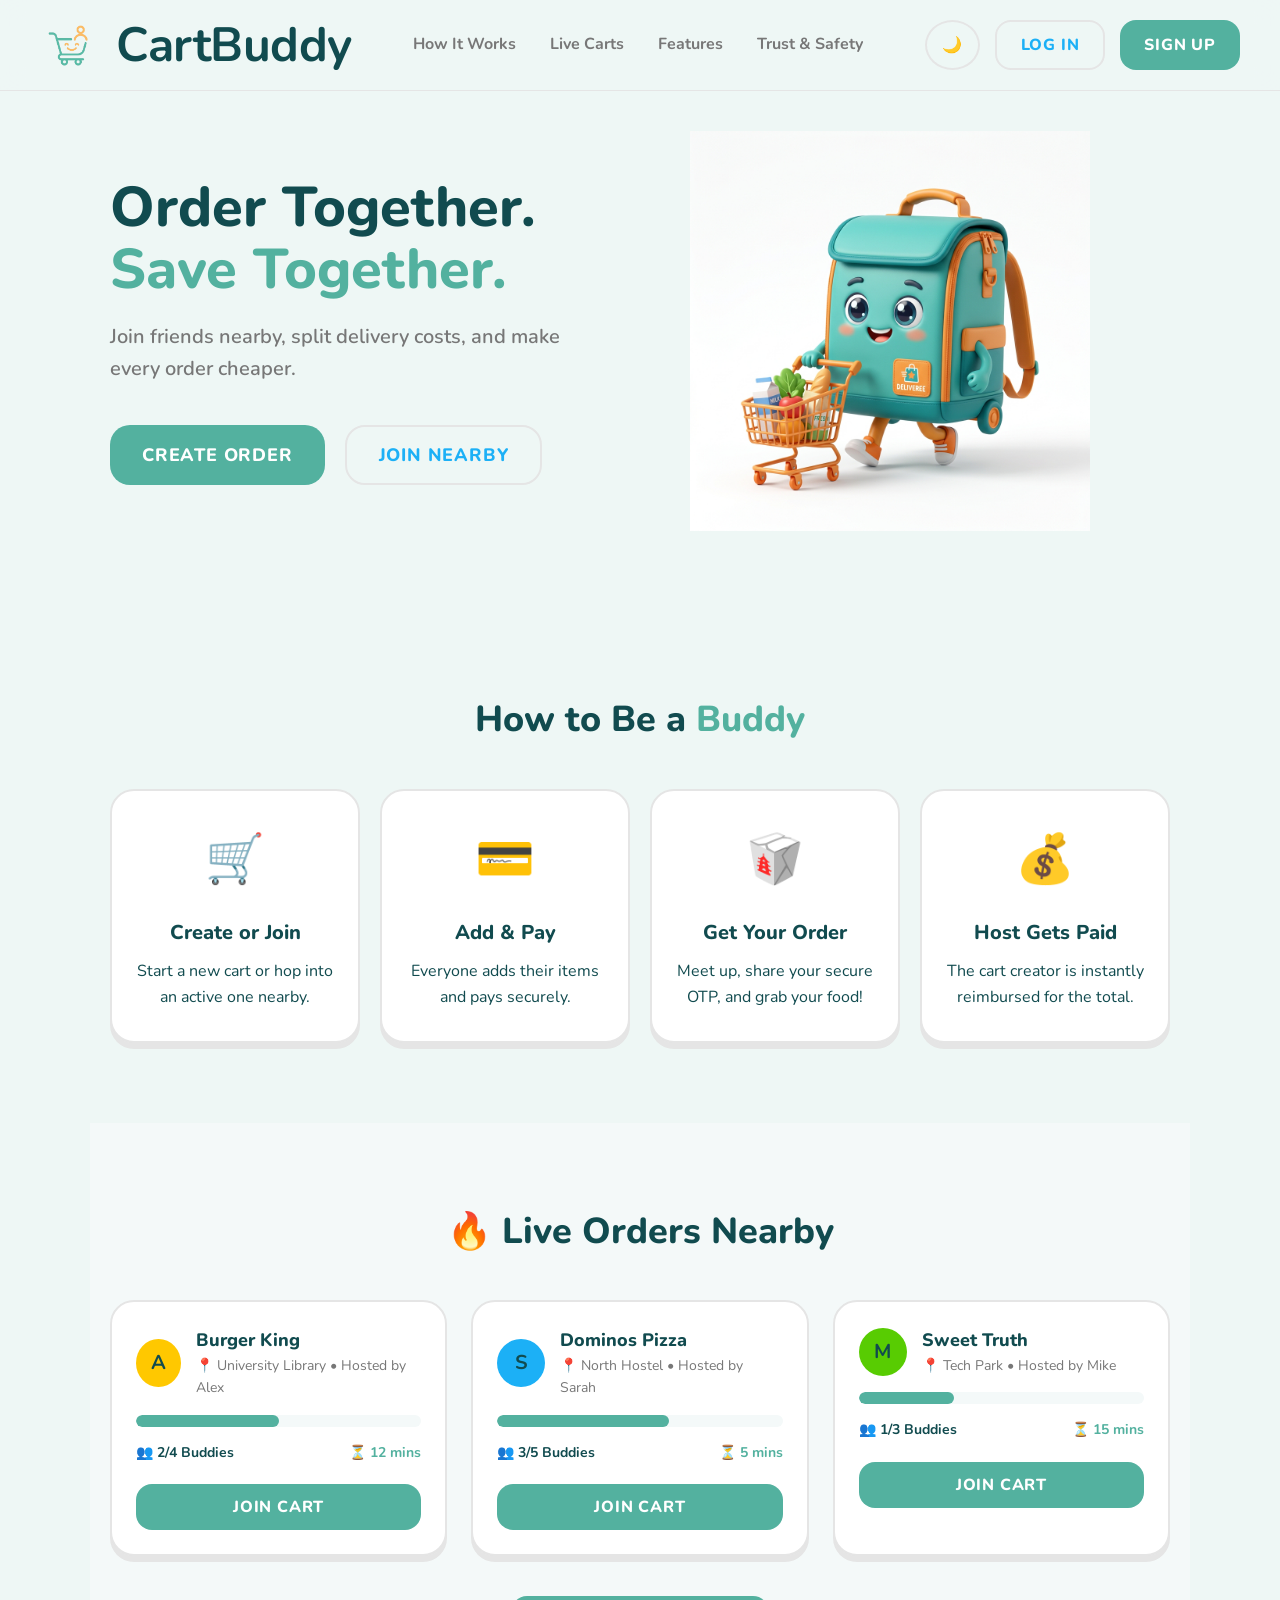
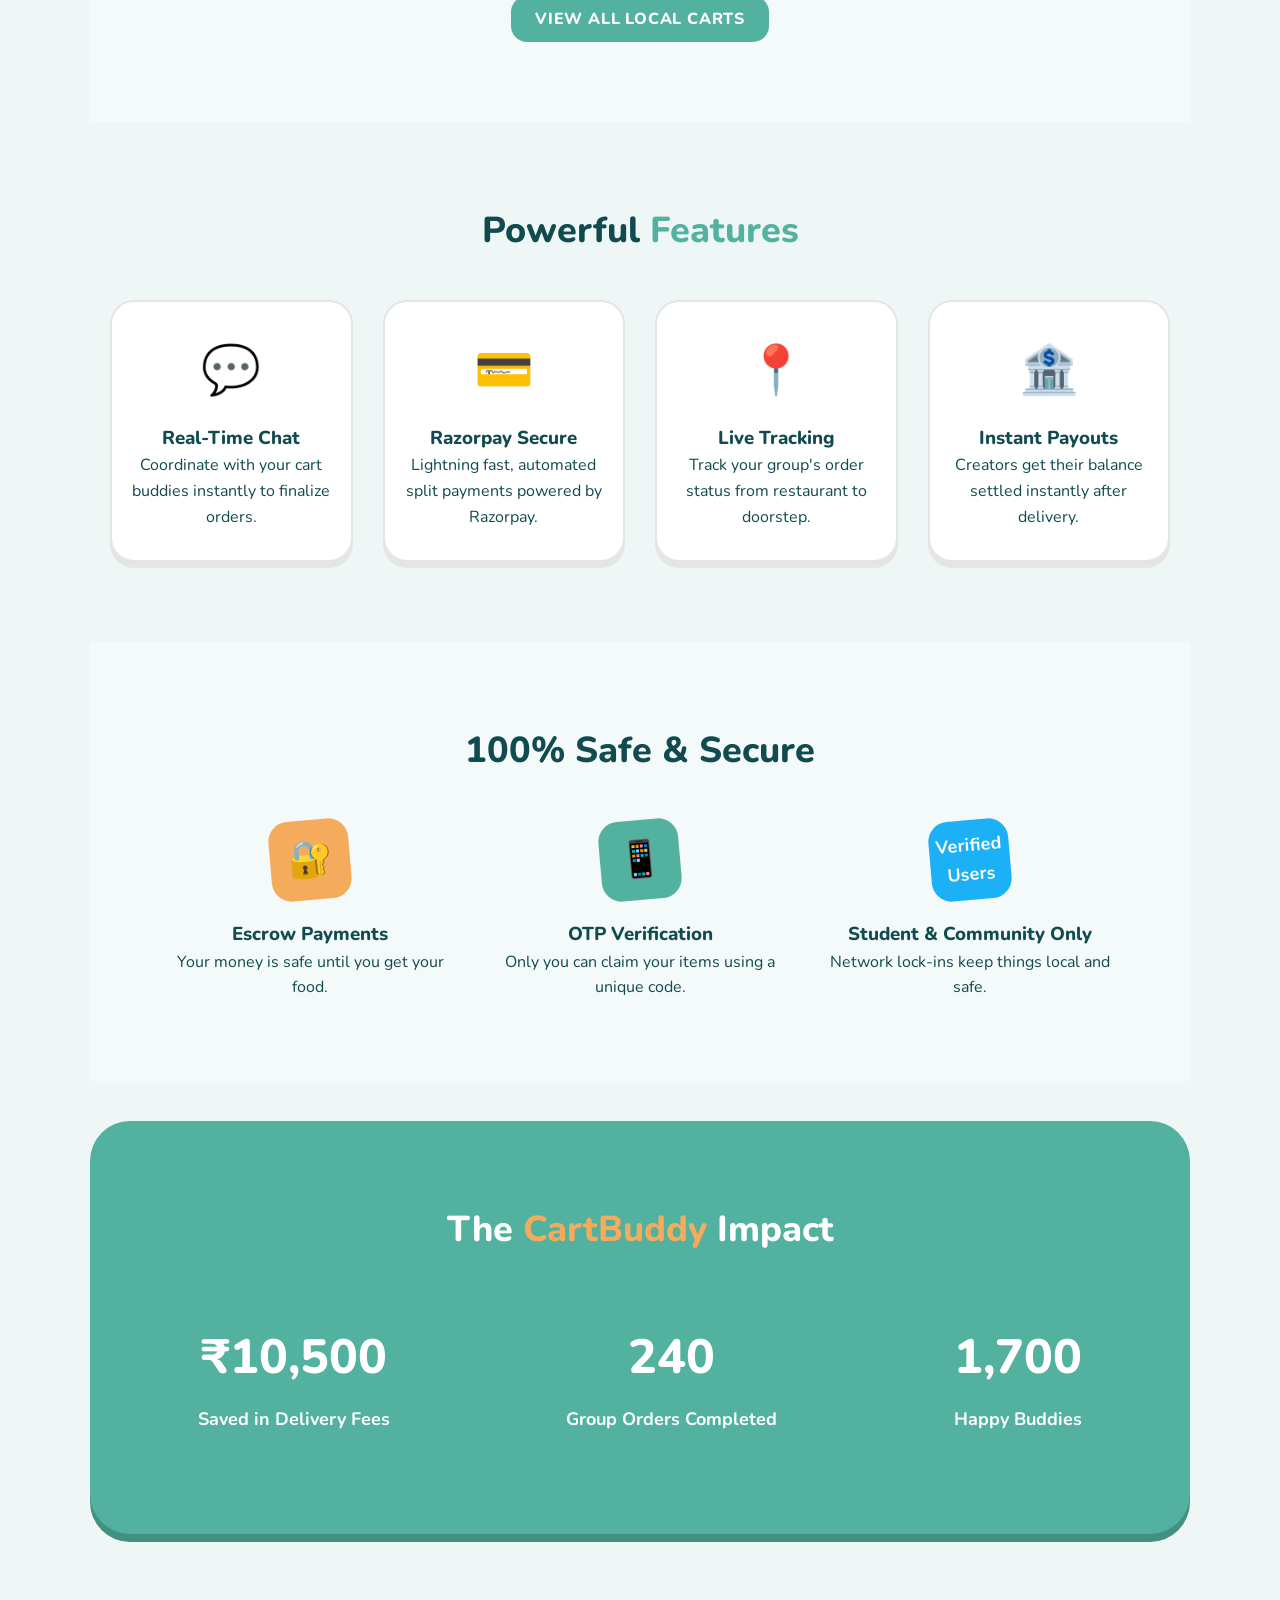
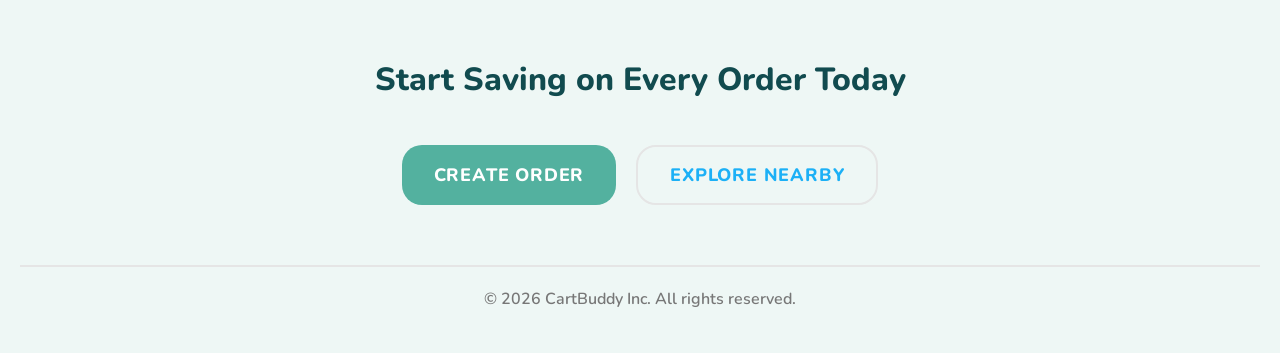
<file: landing/index.html>
<!DOCTYPE html>
<html lang="en">
<head>
    <meta charset="UTF-8">
    <meta name="viewport" content="width=device-width, initial-scale=1.0">
    <title>CartBuddy | Order Together, Save Together</title>
    <meta name="description" content="Join friends nearby, split delivery costs, and make every order cheaper with CartBuddy.">
    <link href="https://fonts.googleapis.com/css2?family=Nunito:wght@400;600;700;800;900&display=swap" rel="stylesheet">
    <link rel="stylesheet" href="style.css">
</head>
<body>
    <nav class="navbar">
        <div id="scroll-progress" class="scroll-progress"></div>
        <div class="logo">
            <img src="assets/image copy 2.png" alt="CartBuddy Logo" class="logo-img">
            <span class="logo-text">CartBuddy</span>
        </div>
        <div class="nav-links">
            <a href="#how-it-works">How It Works</a>
            <a href="#live-orders">Live Carts</a>
            <a href="#features">Features</a>
            <a href="#trust">Trust & Safety</a>
        </div>
        <div class="nav-actions">
            <button id="theme-toggle" class="btn btn-secondary" style="padding: 10px 15px; border-radius: 50%;">🌙</button>
            <button class="btn btn-secondary">Log In</button>
            <button class="btn btn-primary">Sign Up</button>
        </div>
    </nav>

    <header class="hero">
        <div class="hero-content">
            <h1>Order Together. <br><span class="highlight">Save Together.</span></h1>
            <p>Join friends nearby, split delivery costs, and make every order cheaper.</p>
            <div class="hero-buttons">
                <button class="btn btn-primary btn-large">Create Order</button>
                <button class="btn btn-secondary btn-large">Join Nearby</button>
            </div>
        </div>
        <div class="hero-visual">
            <img src="assets/cartbuddy_mascot.png" alt="CartBuddy Mascot" class="mascot floating">
            <div class="decorative-blob"></div>
        </div>
    </header>

    <section id="how-it-works" class="section">
        <h2>How to Be a <span class="highlight">Buddy</span></h2>
        <div class="steps-container">
            <div class="step-card">
                <div class="step-icon">🛒</div>
                <h3>Create or Join</h3>
                <p>Start a new cart or hop into an active one nearby.</p>
            </div>
            <div class="step-card">
                <div class="step-icon">💳</div>
                <h3>Add & Pay</h3>
                <p>Everyone adds their items and pays securely.</p>
            </div>
            <div class="step-card">
                <div class="step-icon">🥡</div>
                <h3>Get Your Order</h3>
                <p>Meet up, share your secure OTP, and grab your food!</p>
            </div>
            <div class="step-card">
                <div class="step-icon">💰</div>
                <h3>Host Gets Paid</h3>
                <p>The cart creator is instantly reimbursed for the total.</p>
            </div>
        </div>
    </section>

    <section id="live-orders" class="section bg-soft">
        <h2>🔥 Live Orders Nearby</h2>
        <div class="orders-grid" id="orders-grid">
            <!-- Populated via JS -->
        </div>
        <div class="center-cta">
             <button class="btn btn-primary">View All Local Carts</button>
        </div>
    </section>

    <section id="features" class="section">
        <h2>Powerful <span class="highlight">Features</span></h2>
        <div class="features-grid">
            <div class="feature-card">
                <div class="feature-icon">💬</div>
                <h3>Real-Time Chat</h3>
                <p>Coordinate with your cart buddies instantly to finalize orders.</p>
            </div>
            <div class="feature-card">
                <div class="feature-icon">💳</div>
                <h3>Razorpay Secure</h3>
                <p>Lightning fast, automated split payments powered by Razorpay.</p>
            </div>
            <div class="feature-card">
                <div class="feature-icon">📍</div>
                <h3>Live Tracking</h3>
                <p>Track your group's order status from restaurant to doorstep.</p>
            </div>
            <div class="feature-card">
                <div class="feature-icon">🏦</div>
                <h3>Instant Payouts</h3>
                <p>Creators get their balance settled instantly after delivery.</p>
            </div>
        </div>
    </section>

    <section id="trust" class="section bg-soft">
        <h2>100% Safe & Secure</h2>
        <div class="trust-container">
            <div class="trust-item">
                <div class="trust-icon bg-yellow">🔐</div>
                <h3>Escrow Payments</h3>
                <p>Your money is safe until you get your food.</p>
            </div>
            <div class="trust-item">
                <div class="trust-icon bg-mint">📱</div>
                <h3>OTP Verification</h3>
                <p>Only you can claim your items using a unique code.</p>
            </div>
            <div class="trust-item">
                <div class="trust-icon bg-blue">Verified Users</div>
                <h3>Student & Community Only</h3>
                <p>Network lock-ins keep things local and safe.</p>
            </div>
        </div>
    </section>

    <section id="stats" class="section bg-green text-white">
        <h2>The <span class="highlight-yellow">CartBuddy</span> Impact</h2>
        <div class="stats-container">
            <div class="stat-box">
                <h3 class="counter" data-target="50000">₹0</h3>
                <p>Saved in Delivery Fees</p>
            </div>
            <div class="stat-box">
                <h3 class="counter" data-target="1200">0</h3>
                <p>Group Orders Completed</p>
            </div>
            <div class="stat-box">
                <h3 class="counter" data-target="8500">0</h3>
                <p>Happy Buddies</p>
            </div>
        </div>
    </section>

    <footer class="footer">
        <h2>Start Saving on Every Order Today</h2>
        <div class="footer-buttons">
            <button class="btn btn-primary btn-large">Create Order</button>
            <button class="btn btn-secondary btn-large">Explore Nearby</button>
        </div>
        <div class="footer-bottom">
            <p>&copy; 2026 CartBuddy Inc. All rights reserved.</p>
        </div>
    </footer>

    <script src="script.js"></script>
</body>
</html>
</file>
<file: landing/style.css>
/* Duolingo inspired UI - CartBuddy */

:root {
    /* Colors */
    --primary-green: #53b19f;
    --primary-green-dark: #419080;
    --primary-green-light: #75cbbd;
    --mint-green: #53b19f;
    --yellow: #f4ab5b;
    --yellow-dark: #df9641;
    --blue: #1CB0F6;
    --blue-dark: #1899D6;
    /* Backgrounds */
    --body-bg: #eef7f5;
    --bg-white: #FFFFFF;
    --bg-soft: #f4f9f9;
    --text-main: #114b4f;
    --text-light: #777777;
    --border-color: #E5E5E5;
    --shadow-soft: 0 4px 12px rgba(0,0,0,0.05);
    
    /* Typography */
    --font-family: 'Nunito', sans-serif;
}

body.dark-mode {
    --body-bg: #111514;
    --bg-white: #1a211f;
    --bg-soft: #151a19;
    --text-main: #e8f4f2;
    --text-light: #a0b2af;
    --border-color: #273633;
}

* {
    box-sizing: border-box;
    margin: 0;
    padding: 0;
}

body {
    font-family: var(--font-family);
    color: var(--text-main);
    background-color: var(--body-bg);
    line-height: 1.6;
    overflow-x: hidden;
    transition: background-color 0.3s, color 0.3s;
}

/* Typography Tools */
h1, h2, h3 {
    font-weight: 800;
    color: var(--text-main);
}

.highlight {
    color: var(--primary-green);
}

.highlight-yellow {
    color: var(--yellow);
}

.text-white {
    color: white;
}
.text-white h2, .text-white p {
    color: white;
}

/* Layout */
.section {
    padding: 80px 20px;
    max-width: 1100px;
    margin: 0 auto;
    text-align: center;
}

.bg-soft {
    background-color: var(--bg-soft);
}

.bg-green {
    background-color: var(--primary-green);
    border-radius: 40px;
    margin: 40px auto;
    box-shadow: 0 8px 0 var(--primary-green-dark);
}

/* Navbar (Sticky Glassmorphism) */
.navbar {
    display: flex;
    justify-content: space-between;
    align-items: center;
    padding: 20px 40px;
    max-width: 100%;
    margin: 0 auto;
    position: sticky;
    top: 0;
    z-index: 1000;
    background-color: rgba(238, 247, 245, 0.7);
    backdrop-filter: blur(12px);
    -webkit-backdrop-filter: blur(12px);
    border-bottom: 1px solid var(--border-color);
}

/* Scroll Progress Bar */
.scroll-progress {
    position: absolute;
    top: 0;
    left: 0;
    height: 4px;
    width: 0%;
    background-color: var(--yellow);
    z-index: 1001;
    border-top-right-radius: 4px;
    border-bottom-right-radius: 4px;
}

body.dark-mode .navbar {
    background-color: rgba(17, 21, 20, 0.7);
}

.logo {
    display: flex;
    align-items: center;
    color: var(--text-main);
    letter-spacing: -0.5px;
}

.logo-img {
    height: 48px;
    margin-right: 12px;
}

.logo-text {
    font-size: 48px;
    font-weight: 700;
    line-height: 48px; /* Match the height */
}

.logo-icon {
    font-size: 32px;
    margin-right: 8px;
}

.nav-links a {
    text-decoration: none;
    color: var(--text-light);
    font-weight: 700;
    margin: 0 15px;
    transition: color 0.2s;
}

.nav-links a:hover {
    color: var(--primary-green);
}

.nav-actions {
    display: flex;
    gap: 15px;
}

/* Buttons */
.btn {
    font-family: var(--font-family);
    font-weight: 800;
    font-size: 16px;
    border: none;
    border-radius: 16px;
    padding: 12px 24px;
    cursor: pointer;
    text-transform: uppercase;
    letter-spacing: 0.8px;
    transition: transform 0.1s, box-shadow 0.1s, margin-top 0.1s;
    outline: none;
}

/* Flat Buttons */
.btn-primary {
    background-color: var(--primary-green);
    color: white;
}

.btn-primary:active {
    transform: translateY(2px);
}

.btn-secondary {
    background-color: transparent;
    color: var(--blue);
    border: 2px solid var(--border-color);
}

.btn-secondary:active {
    transform: translateY(2px);
}

.btn-large {
    padding: 16px 32px;
    font-size: 18px;
    border-radius: 20px;
}

/* Hero Section */
.hero {
    display: flex;
    align-items: center;
    justify-content: space-between;
    max-width: 1100px;
    margin: 40px auto 80px;
    padding: 0 20px;
}

.hero-content {
    flex: 1;
    max-width: 500px;
}

.hero h1 {
    font-size: 56px;
    line-height: 1.1;
    margin-bottom: 20px;
}

.hero p {
    font-size: 20px;
    color: var(--text-light);
    margin-bottom: 40px;
    font-weight: 600;
}

.hero-buttons {
    display: flex;
    gap: 20px;
}

.hero-visual {
    flex: 1;
    display: flex;
    justify-content: center;
    position: relative;
}

.mascot {
    width: 100%;
    max-width: 400px;
    z-index: 2;
}

/* Floating Animation */
.floating {
    animation: float 4s ease-in-out infinite;
}

@keyframes float {
    0% { transform: translateY(0px); }
    50% { transform: translateY(-15px); }
    100% { transform: translateY(0px); }
}

/* Steps */
.section h2 {
    font-size: 36px;
    margin-bottom: 40px;
}

.steps-container {
    display: flex;
    justify-content: space-between;
    gap: 20px;
}

.step-card {
    flex: 1;
    background: var(--bg-white);
    border-radius: 24px;
    padding: 30px 20px;
    border: 2px solid var(--border-color);
    box-shadow: 0 6px 0 var(--border-color);
    transition: transform 0.2s, background-color 0.3s, border-color 0.3s, box-shadow 0.3s;
}

.step-card:hover {
    transform: translateY(-5px);
}

.step-icon {
    font-size: 48px;
    margin-bottom: 20px;
}

.step-card h3 {
    font-size: 20px;
    margin-bottom: 10px;
}

/* Orders Grid */
.orders-grid {
    display: grid;
    grid-template-columns: repeat(auto-fill, minmax(300px, 1fr));
    gap: 24px;
    margin-bottom: 40px;
}

.order-card {
    background: var(--bg-white);
    border-radius: 24px;
    padding: 24px;
    text-align: left;
    border: 2px solid var(--border-color);
    box-shadow: 0 6px 0 var(--border-color);
    transition: background-color 0.3s, border-color 0.3s, box-shadow 0.3s;
}

.order-card-header {
    display: flex;
    align-items: center;
    margin-bottom: 15px;
}

.avatar {
    width: 48px;
    height: 48px;
    border-radius: 50%;
    margin-right: 15px;
    background-color: var(--yellow);
    display: flex;
    align-items: center;
    justify-content: center;
    font-weight: bold;
    font-size: 20px;
}

.order-info h3 {
    font-size: 18px;
    margin: 0;
}

.order-info p {
    font-size: 14px;
    color: var(--text-light);
    margin: 0;
}

.order-progress {
    background: var(--bg-soft);
    border-radius: 10px;
    height: 12px;
    margin-bottom: 15px;
    overflow: hidden;
}

.progress-bar {
    background: var(--primary-green);
    height: 100%;
    width: 50%;
    border-radius: 10px;
}

.order-meta {
    display: flex;
    justify-content: space-between;
    font-size: 14px;
    font-weight: 700;
    margin-bottom: 20px;
}

.order-card .btn {
    width: 100%;
}

/* Features Section */
.features-grid {
    display: grid;
    grid-template-columns: repeat(auto-fit, minmax(220px, 1fr));
    gap: 30px;
}

.feature-card {
    background: var(--bg-white);
    border-radius: 24px;
    padding: 30px 20px;
    border: 2px solid var(--border-color);
    box-shadow: 0 6px 0 var(--border-color);
    transition: transform 0.2s, background-color 0.3s, border-color 0.3s, box-shadow 0.3s;
}

.feature-card:hover {
    transform: translateY(-5px);
}

.feature-icon {
    font-size: 48px;
    margin-bottom: 15px;
}

/* Trust Section */
.trust-container {
    display: flex;
    gap: 30px;
    justify-content: center;
}

.trust-item {
    flex: 1;
    max-width: 300px;
}

.trust-icon {
    width: 80px;
    height: 80px;
    border-radius: 20px;
    display: inline-flex;
    align-items: center;
    justify-content: center;
    font-size: 36px;
    margin-bottom: 20px;
    color: white;
    transform: rotate(-5deg);
}

.trust-icon.bg-yellow { background-color: var(--yellow); }
.trust-icon.bg-mint { background-color: var(--mint-green); }
.trust-icon.bg-blue { background-color: var(--blue); font-size: 18px; font-weight: bold; }

/* Stats */
.stats-container {
    display: flex;
    justify-content: space-around;
    padding: 20px 0;
}

.stat-box h3 {
    font-size: 48px;
    margin-bottom: 10px;
    color: white;
}

.stat-box p {
    font-size: 18px;
    font-weight: 700;
}

/* Footer */
.footer {
    text-align: center;
    padding: 80px 20px 40px;
}

.footer h2 {
    font-size: 32px;
    margin-bottom: 40px;
}

.footer-buttons {
    display: flex;
    justify-content: center;
    gap: 20px;
    margin-bottom: 60px;
}

.footer-bottom {
    border-top: 2px solid var(--border-color);
    padding-top: 20px;
    color: var(--text-light);
    font-weight: 600;
}

/* Responsive */
@media (max-width: 768px) {
    .navbar {
        flex-direction: column;
        gap: 20px;
    }
    .hero {
        flex-direction: column;
        text-align: center;
    }
    .hero-content {
        margin-bottom: 40px;
    }
    .hero-buttons {
        justify-content: center;
    }
    .steps-container, .trust-container, .stats-container {
        flex-direction: column;
        align-items: center;
    }
    .step-card {
        width: 100%;
        max-width: 400px;
    }
}
</file>
